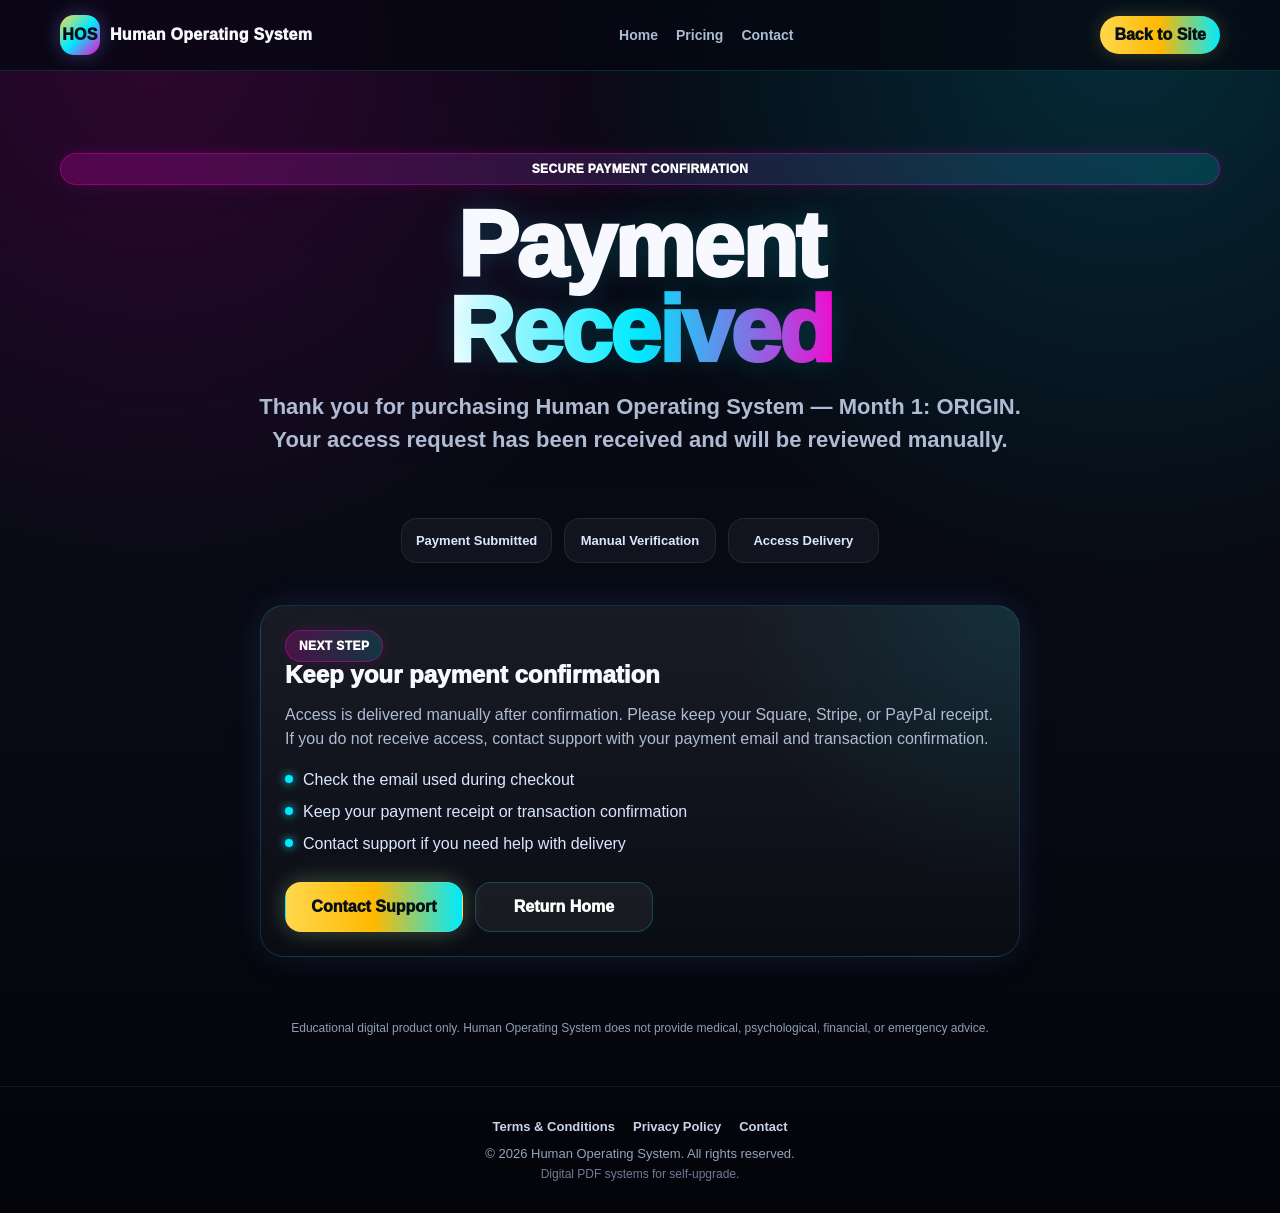
<file: payment-confirmed.html>
<!DOCTYPE html>
<html lang="en">
<head>
  <meta charset="UTF-8" />
  <meta name="viewport" content="width=device-width, initial-scale=1.0" />

  <title>Payment Confirmed — Human Operating System</title>
  <meta name="description" content="Your Human Operating System payment has been received. Access is delivered manually after confirmation." />

  <link rel="stylesheet" href="/styles.css?v=11" >
</head>

<body>
  <nav class="nav">
    <div class="wrap nav-inner">
      <a href="/" class="brand"><span class="logo">HOS</span><span>Human Operating System</span></a>
      <div class="nav-links">
        <a href="/">Home</a>
        <a href="/#pricing">Pricing</a>
        <a href="mailto:humanosystem@proton.me">Contact</a>
      </div>
      <a href="/" class="nav-cta">Back to Site</a>
    </div>
  </nav>

  <main>
    <section class="hero wrap" style="min-height: 72vh; display: flex; flex-direction: column; justify-content: center;">
      <div class="badge">SECURE PAYMENT CONFIRMATION</div>

      <h1>Payment <span>Received</span></h1>

      <p class="hero-sub">
        Thank you for purchasing Human Operating System — Month 1: ORIGIN.
        Your access request has been received and will be reviewed manually.
      </p>

      <div class="trust-row">
        <div>Payment Submitted</div>
        <div>Manual Verification</div>
        <div>Access Delivery</div>
      </div>

      <div class="panel glow-panel" style="max-width: 760px; margin: 42px auto 0; text-align: left;">
        <span class="mini-label">NEXT STEP</span>
        <h3>Keep your payment confirmation</h3>
        <p>
          Access is delivered manually after confirmation. Please keep your Square, Stripe, or PayPal receipt.
          If you do not receive access, contact support with your payment email and transaction confirmation.
        </p>

        <ul class="check-list">
          <li>Check the email used during checkout</li>
          <li>Keep your payment receipt or transaction confirmation</li>
          <li>Contact support if you need help with delivery</li>
        </ul>

        <div class="hero-actions" style="justify-content: flex-start; margin-top: 28px;">
          <a href="mailto:humanosystem@proton.me" class="btn btn-gold">Contact Support</a>
          <a href="/" class="btn btn-dark">Return Home</a>
        </div>
      </div>

      <div class="disclaimer" style="margin-top: 42px;">
        Educational digital product only. Human Operating System does not provide medical, psychological, financial, or emergency advice.
      </div>
    </section>
  </main>

  <footer class="footer-pro">
    <div class="wrap footer-legal">
      <div class="footer-links">
        <a href="/terms.html">Terms & Conditions</a>
        <a href="/privacy.html">Privacy Policy</a>
        <a href="mailto:humanosystem@proton.me">Contact</a>
      </div>
      <div class="footer-copy">© 2026 Human Operating System. All rights reserved.</div>
      <div class="footer-note">Digital PDF systems for self-upgrade.</div>
    </div>
  </footer>
</body>
</html>
</file>
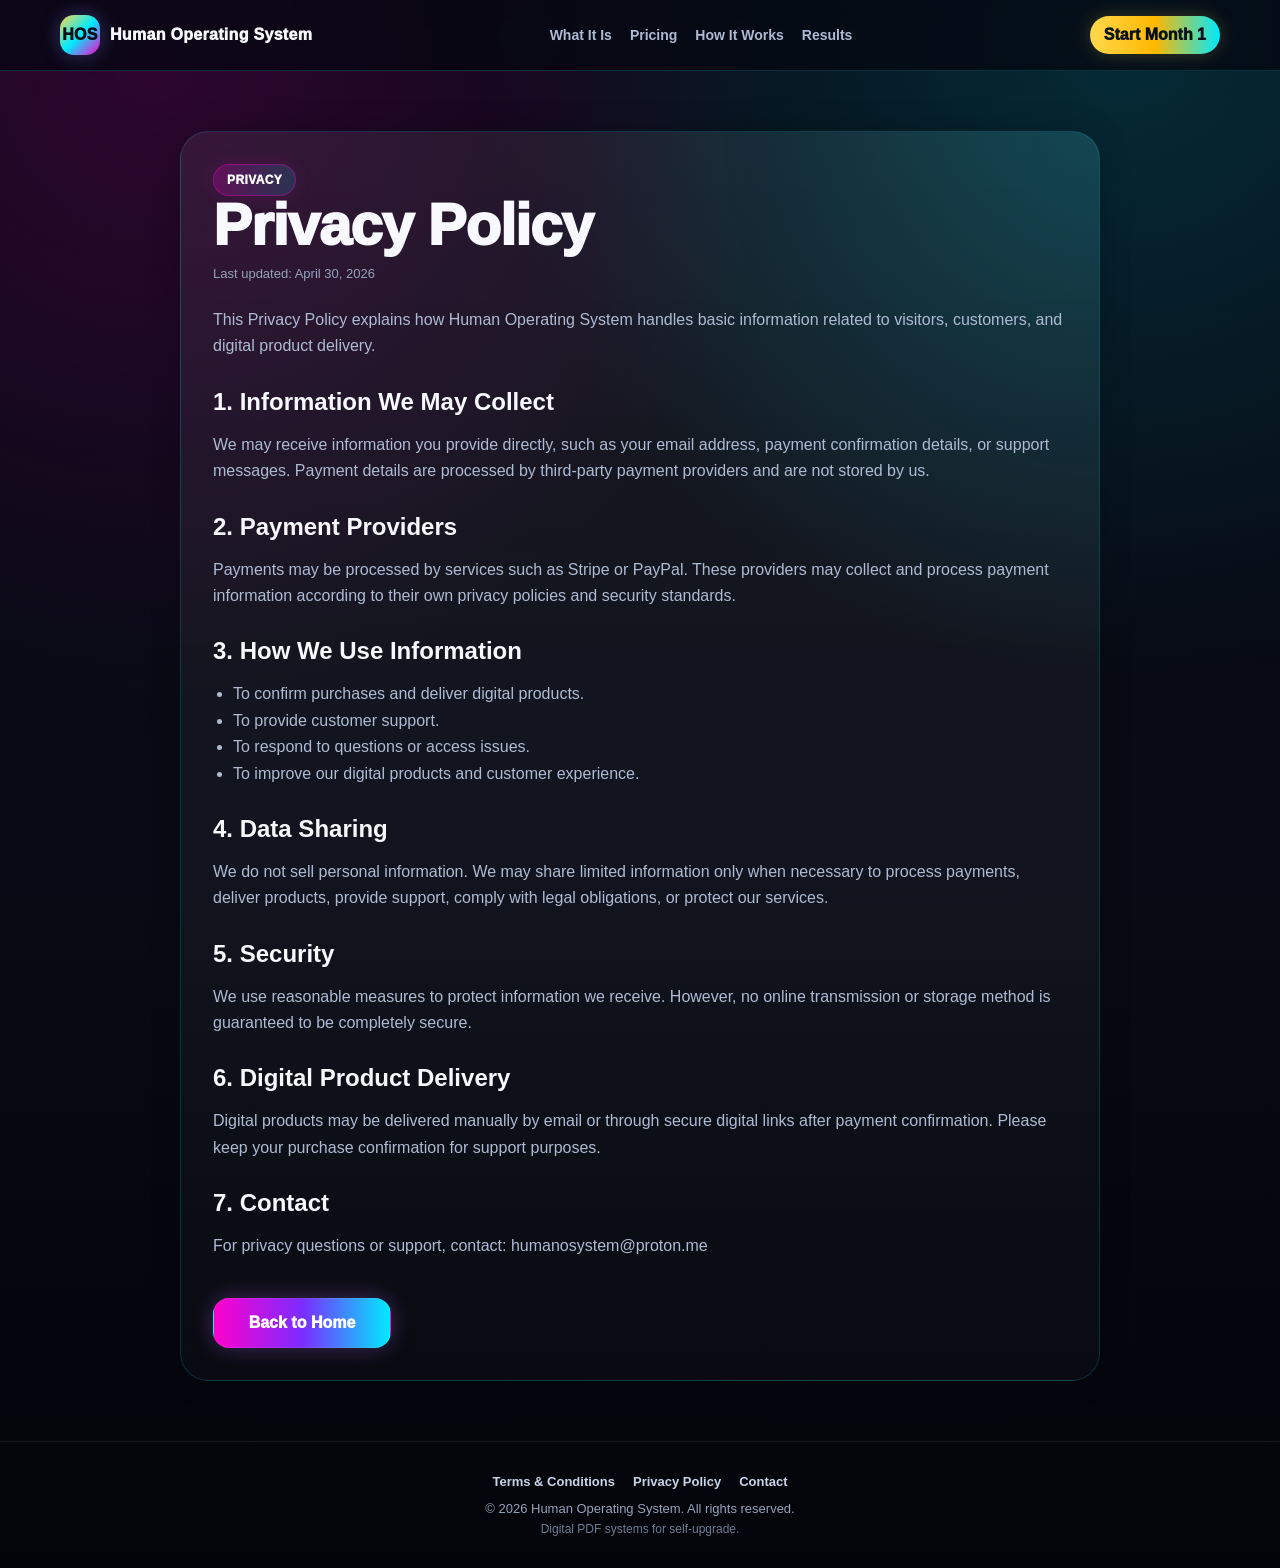
<file: privacy.html>
<!DOCTYPE html>
<html lang="en">
<head>
  <meta charset="UTF-8" />
  <meta name="viewport" content="width=device-width, initial-scale=1.0" />
  <link rel="stylesheet" href="/styles.css?v=11" />
  <title>Privacy Policy — Human Operating System</title>
  <meta name="description" content="Privacy policy for Human Operating System digital PDF products." />
</head>
<body>
  <nav class="nav">
    <div class="wrap nav-inner">
      <a href="/" class="brand"><span class="logo">HOS</span><span>Human Operating System</span></a>
      <div class="nav-links"><a href="/#what">What It Is</a><a href="/#pricing">Pricing</a><a href="/#how">How It Works</a><a href="/#results">Results</a></div>
      <a href="/#pricing" class="nav-cta">Start Month 1</a>
    </div>
  </nav>

  <main class="wrap legal-page">
    <section class="legal-card">
      <div class="badge">PRIVACY</div>
      <h1>Privacy Policy</h1>
      <div class="legal-meta">Last updated: April 30, 2026</div>

      <p>This Privacy Policy explains how Human Operating System handles basic information related to visitors, customers, and digital product delivery.</p>

      <h2>1. Information We May Collect</h2>
      <p>We may receive information you provide directly, such as your email address, payment confirmation details, or support messages. Payment details are processed by third-party payment providers and are not stored by us.</p>

      <h2>2. Payment Providers</h2>
      <p>Payments may be processed by services such as Stripe or PayPal. These providers may collect and process payment information according to their own privacy policies and security standards.</p>

      <h2>3. How We Use Information</h2>
      <ul>
        <li>To confirm purchases and deliver digital products.</li>
        <li>To provide customer support.</li>
        <li>To respond to questions or access issues.</li>
        <li>To improve our digital products and customer experience.</li>
      </ul>

      <h2>4. Data Sharing</h2>
      <p>We do not sell personal information. We may share limited information only when necessary to process payments, deliver products, provide support, comply with legal obligations, or protect our services.</p>

      <h2>5. Security</h2>
      <p>We use reasonable measures to protect information we receive. However, no online transmission or storage method is guaranteed to be completely secure.</p>

      <h2>6. Digital Product Delivery</h2>
      <p>Digital products may be delivered manually by email or through secure digital links after payment confirmation. Please keep your purchase confirmation for support purposes.</p>

      <h2>7. Contact</h2>
      <p>For privacy questions or support, contact: <a href="mailto:humanosystem@proton.me">humanosystem@proton.me</a></p>

      <a class="btn btn-cyber legal-back" href="/">Back to Home</a>
    </section>
  </main>

  <footer class="footer-pro">
    <div class="wrap footer-legal">
      <div class="footer-links">
        <a href="/terms.html">Terms & Conditions</a>
        <a href="/privacy.html">Privacy Policy</a>
        <a href="mailto:humanosystem@proton.me">Contact</a>
      </div>
      <div class="footer-copy">© 2026 Human Operating System. All rights reserved.</div>
      <div class="footer-note">Digital PDF systems for self-upgrade.</div>
    </div>
  </footer>
</body>
</html>
</file>
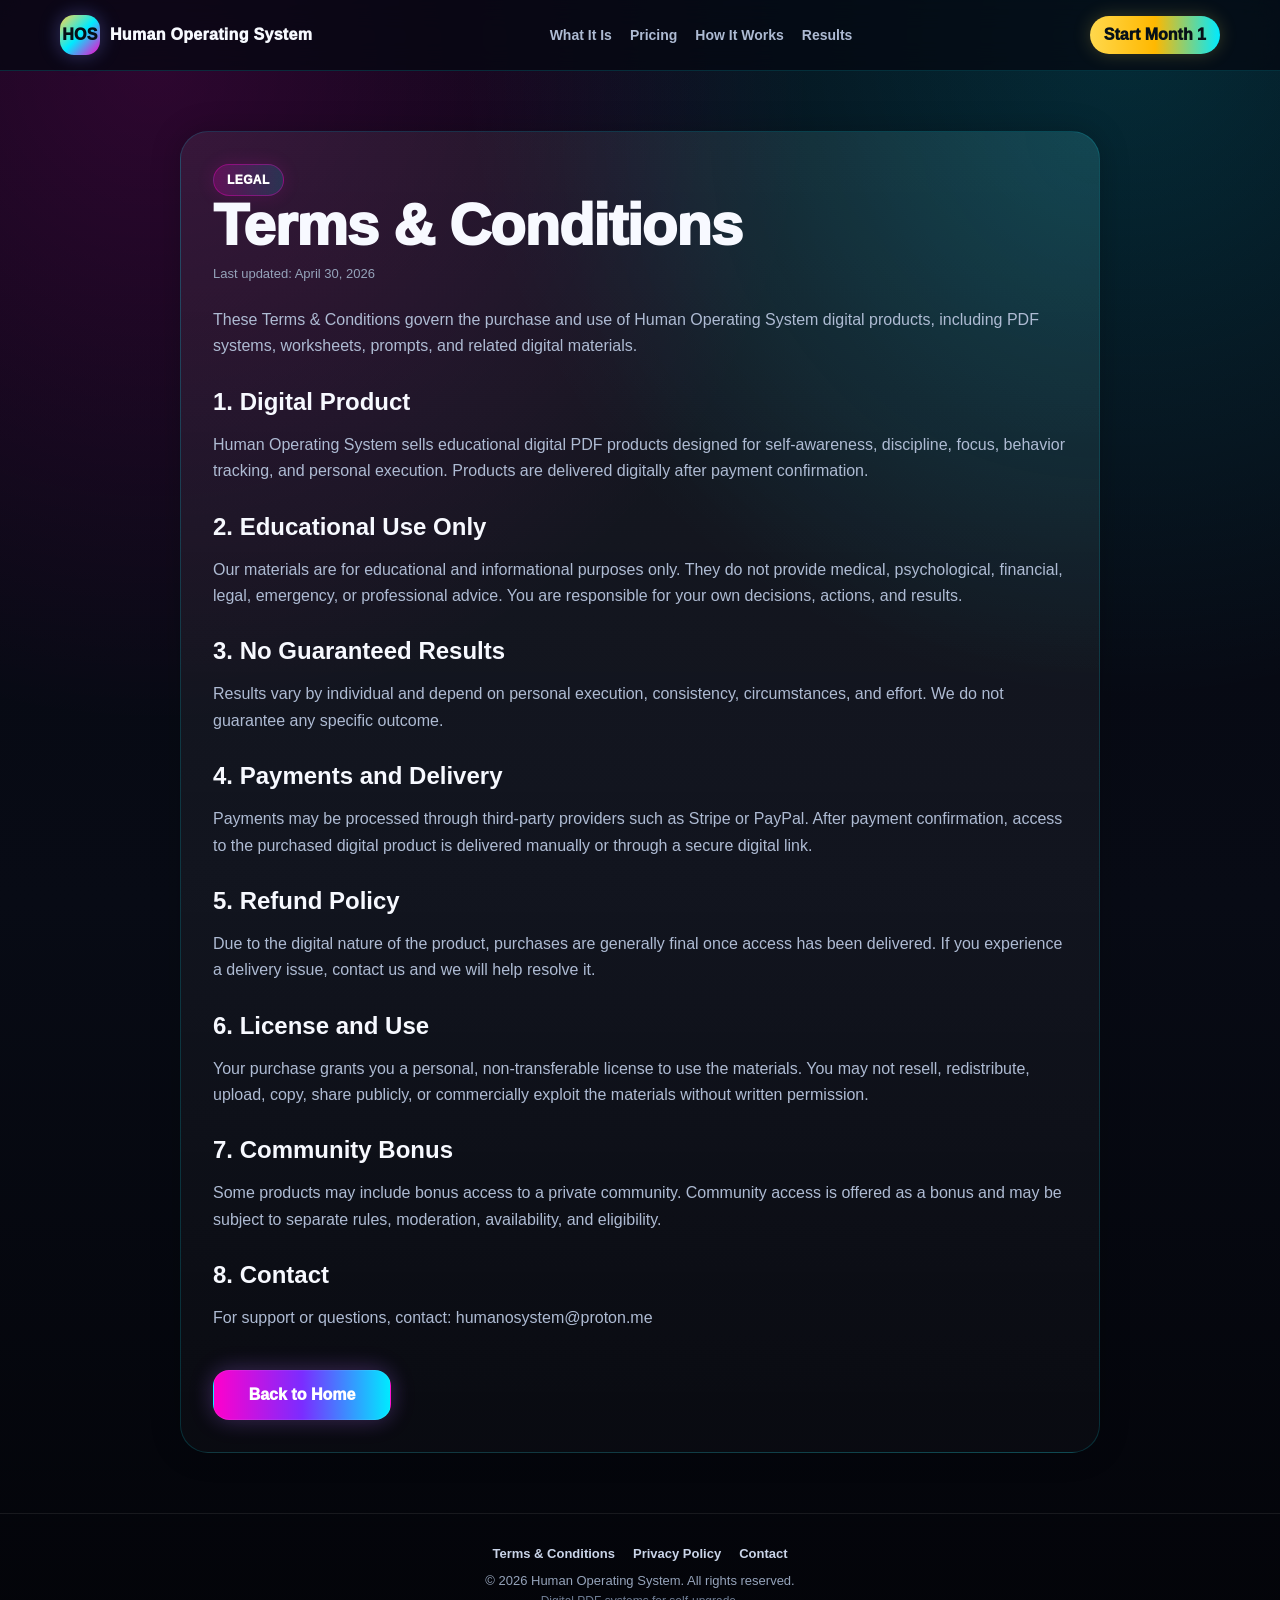
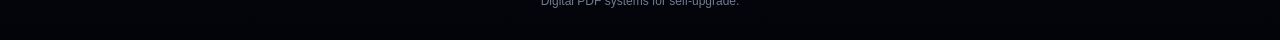
<file: terms.html>
<!DOCTYPE html>
<html lang="en">
<head>
  <meta charset="UTF-8" />
  <meta name="viewport" content="width=device-width, initial-scale=1.0" />
  <link rel="stylesheet" href="/styles.css?v=11" />
  <title>Terms & Conditions — Human Operating System</title>
  <meta name="description" content="Terms and conditions for Human Operating System digital PDF products." />
</head>
<body>
  <nav class="nav">
    <div class="wrap nav-inner">
      <a href="/" class="brand"><span class="logo">HOS</span><span>Human Operating System</span></a>
      <div class="nav-links"><a href="/#what">What It Is</a><a href="/#pricing">Pricing</a><a href="/#how">How It Works</a><a href="/#results">Results</a></div>
      <a href="/#pricing" class="nav-cta">Start Month 1</a>
    </div>
  </nav>

  <main class="wrap legal-page">
    <section class="legal-card">
      <div class="badge">LEGAL</div>
      <h1>Terms & Conditions</h1>
      <div class="legal-meta">Last updated: April 30, 2026</div>

      <p>These Terms & Conditions govern the purchase and use of Human Operating System digital products, including PDF systems, worksheets, prompts, and related digital materials.</p>

      <h2>1. Digital Product</h2>
      <p>Human Operating System sells educational digital PDF products designed for self-awareness, discipline, focus, behavior tracking, and personal execution. Products are delivered digitally after payment confirmation.</p>

      <h2>2. Educational Use Only</h2>
      <p>Our materials are for educational and informational purposes only. They do not provide medical, psychological, financial, legal, emergency, or professional advice. You are responsible for your own decisions, actions, and results.</p>

      <h2>3. No Guaranteed Results</h2>
      <p>Results vary by individual and depend on personal execution, consistency, circumstances, and effort. We do not guarantee any specific outcome.</p>

      <h2>4. Payments and Delivery</h2>
      <p>Payments may be processed through third-party providers such as Stripe or PayPal. After payment confirmation, access to the purchased digital product is delivered manually or through a secure digital link.</p>

      <h2>5. Refund Policy</h2>
      <p>Due to the digital nature of the product, purchases are generally final once access has been delivered. If you experience a delivery issue, contact us and we will help resolve it.</p>

      <h2>6. License and Use</h2>
      <p>Your purchase grants you a personal, non-transferable license to use the materials. You may not resell, redistribute, upload, copy, share publicly, or commercially exploit the materials without written permission.</p>

      <h2>7. Community Bonus</h2>
      <p>Some products may include bonus access to a private community. Community access is offered as a bonus and may be subject to separate rules, moderation, availability, and eligibility.</p>

      <h2>8. Contact</h2>
      <p>For support or questions, contact: <a href="mailto:humanosystem@proton.me">humanosystem@proton.me</a></p>

      <a class="btn btn-cyber legal-back" href="/">Back to Home</a>
    </section>
  </main>

  <footer class="footer-pro">
    <div class="wrap footer-legal">
      <div class="footer-links">
        <a href="/terms.html">Terms & Conditions</a>
        <a href="/privacy.html">Privacy Policy</a>
        <a href="mailto:humanosystem@proton.me">Contact</a>
      </div>
      <div class="footer-copy">© 2026 Human Operating System. All rights reserved.</div>
      <div class="footer-note">Digital PDF systems for self-upgrade.</div>
    </div>
  </footer>
</body>
</html>
</file>
<file: styles.css>
:root{--bg:#050711;--panel:#0d1220;--text:#f7f9ff;--muted:#aebbd3;--cyan:#00eaff;--pink:#ff00cc;--violet:#7b2cff;--gold:#ffd84d}*{box-sizing:border-box}html{scroll-behavior:smooth}body{margin:0;font-family:Inter,Arial,sans-serif;color:var(--text);background:radial-gradient(circle at 12% 4%,rgba(255,0,204,.16),transparent 34%),radial-gradient(circle at 88% 2%,rgba(0,234,255,.16),transparent 34%),linear-gradient(180deg,#050711,#080b15 55%,#030409);min-height:100vh}a{text-decoration:none;color:inherit}.wrap{width:min(1160px,92%);margin:0 auto}.nav{position:sticky;top:0;z-index:50;border-bottom:1px solid rgba(0,234,255,.16);background:rgba(5,7,17,.75);backdrop-filter:blur(14px)}.nav-inner{display:flex;align-items:center;justify-content:space-between;padding:15px 0;gap:16px}.brand{display:flex;align-items:center;gap:10px;font-weight:1000;letter-spacing:.3px}.logo{width:40px;height:40px;border-radius:14px;display:grid;place-items:center;color:#061018;font-weight:1000;background:linear-gradient(135deg,var(--gold),var(--cyan),var(--pink));box-shadow:0 0 22px rgba(0,234,255,.22),0 0 18px rgba(255,0,204,.18)}.nav-links{display:flex;gap:18px;font-size:14px;color:var(--muted);font-weight:850}.nav-links a:hover{color:var(--cyan)}.nav-cta{padding:10px 14px;border-radius:999px;color:#061018;font-weight:1000;background:linear-gradient(90deg,var(--gold),#ffb800,var(--cyan));box-shadow:0 0 18px rgba(255,216,77,.22)}.hero{padding:82px 0 48px;text-align:center}.badge,.plan-label,.mini-label{display:inline-flex;align-items:center;justify-content:center;padding:8px 13px;border-radius:999px;color:#fff;font-size:12px;font-weight:1000;letter-spacing:.4px;border:1px solid rgba(255,0,204,.34);background:linear-gradient(90deg,rgba(255,0,204,.22),rgba(0,234,255,.14));box-shadow:0 0 18px rgba(255,0,204,.13)}.hero h1{margin:18px auto 18px;max-width:1000px;font-size:clamp(46px,8vw,92px);line-height:.92;font-weight:1000;letter-spacing:-2.5px;text-shadow:0 0 28px rgba(0,234,255,.16)}.hero h1 span{display:block;background:linear-gradient(90deg,#fff,var(--cyan),var(--pink));-webkit-background-clip:text;background-clip:text;color:transparent}.hero-sub{max-width:780px;margin:0 auto 28px;font-size:clamp(17px,2vw,22px);line-height:1.5;color:var(--muted);font-weight:650}.hero-actions{display:flex;align-items:center;justify-content:center;gap:12px;flex-wrap:wrap}.btn{display:inline-flex;align-items:center;justify-content:center;min-width:178px;padding:15px 20px;border-radius:16px;font-weight:1000;transition:.2s ease;border:1px solid rgba(255,255,255,.08)}.btn:hover{transform:translateY(-2px) scale(1.02);filter:brightness(1.12)}.btn-gold{color:#061018;background:linear-gradient(90deg,var(--gold),#ffb800,var(--cyan));box-shadow:0 0 24px rgba(255,216,77,.22),0 0 22px rgba(0,234,255,.14)}.btn-cyber{color:#fff;background:linear-gradient(90deg,var(--pink),var(--violet),var(--cyan));box-shadow:0 0 24px rgba(255,0,204,.22),0 0 22px rgba(0,234,255,.16)}.btn-dark{color:#fff;background:rgba(255,255,255,.055);border:1px solid rgba(0,234,255,.22)}.trust-row{max-width:760px;margin:34px auto 0;display:grid;grid-template-columns:repeat(3,1fr);gap:12px}.trust-row div{border:1px solid rgba(255,255,255,.08);background:rgba(255,255,255,.045);border-radius:16px;padding:14px;font-size:13px;font-weight:900;color:#dce7ff}.section{padding:54px 0}.section-head{text-align:center;margin-bottom:28px}.section-head.left{text-align:left}.section-head h2{margin:0 0 10px;font-size:clamp(30px,4vw,52px);line-height:1;font-weight:1000}.section-head p{margin:0 auto;max-width:720px;color:var(--muted);line-height:1.55}.grid-3{display:grid;grid-template-columns:repeat(3,1fr);gap:18px}.info-card,.price-card,.panel{border-radius:24px;padding:24px;background:radial-gradient(circle at top right,rgba(0,234,255,.10),transparent 34%),linear-gradient(180deg,rgba(255,255,255,.065),rgba(255,255,255,.025));border:1px solid rgba(0,234,255,.16);box-shadow:0 0 30px rgba(0,0,0,.22)}.info-card .num{display:inline-block;font-size:13px;font-weight:1000;color:var(--cyan);margin-bottom:18px}.info-card h3,.panel h3,.price-card h3{margin:0 0 12px;font-size:24px;line-height:1.05;font-weight:1000}.info-card p,.panel p,.price-desc{color:var(--muted);line-height:1.5}.split{display:grid;grid-template-columns:1.05fr .95fr;gap:28px;align-items:center}.glow-panel{box-shadow:0 0 40px rgba(0,234,255,.08),0 0 34px rgba(255,0,204,.07)}.check-list{list-style:none;padding:0;margin:18px 0 0;display:grid;gap:10px}.check-list li{color:#dce7ff;display:flex;gap:10px;line-height:1.35}.check-list li:before{content:'';width:8px;height:8px;border-radius:50%;margin-top:6px;background:var(--cyan);box-shadow:0 0 10px var(--cyan);flex:0 0 8px}.pricing-grid{display:grid;grid-template-columns:repeat(2,1fr);gap:22px;max-width:920px;margin:0 auto}.price-card{position:relative;overflow:hidden}.price-card.premium{border-color:rgba(255,216,77,.58);box-shadow:0 0 30px rgba(255,216,77,.13),0 0 36px rgba(255,0,204,.10)}.price{margin:12px 0 10px;color:var(--gold);font-size:48px;font-weight:1000;text-shadow:0 0 16px rgba(255,216,77,.18)}.compact{margin-bottom:20px}.pay-buttons{display:grid;gap:10px;margin-top:20px}.pay-buttons .btn{width:100%}.small-note{text-align:center;color:#97a6bd;font-size:13px;margin-top:18px}.steps{max-width:820px;margin:0 auto;display:grid;gap:14px}.step{display:flex;gap:16px;padding:16px;border-radius:20px;background:rgba(255,255,255,.045);border:1px solid rgba(255,255,255,.08)}.step span{width:34px;height:34px;border-radius:12px;display:grid;place-items:center;flex:0 0 34px;color:#061018;font-weight:1000;background:linear-gradient(135deg,var(--gold),var(--cyan),var(--pink))}.step strong{display:block;margin-bottom:4px}.step p{margin:0;color:var(--muted);line-height:1.45}.final-cta{text-align:center;border-radius:28px;padding:36px 20px;background:radial-gradient(circle at top left,rgba(255,0,204,.14),transparent 32%),radial-gradient(circle at top right,rgba(0,234,255,.14),transparent 32%),rgba(255,255,255,.045);border:1px solid rgba(0,234,255,.16)}.final-cta h2{max-width:820px;margin:16px auto 10px;font-size:clamp(30px,4vw,54px);line-height:1;font-weight:1000}.final-cta p{color:var(--muted);margin:0 auto 22px;max-width:680px}.disclaimer{margin-top:28px;padding-top:20px;color:#8f9db5;font-size:12px;line-height:1.55;text-align:center}footer{border-top:1px solid rgba(255,255,255,.08);padding:30px 0;color:#8290a7}.footer-inner{display:flex;justify-content:space-between;gap:12px;font-size:13px}@media(max-width:900px){.grid-3,.pricing-grid,.split{grid-template-columns:1fr}.section-head.left{text-align:center}}@media(max-width:620px){.nav-links{display:none}.brand span:last-child{font-size:14px}.hero{padding-top:58px}.trust-row{grid-template-columns:1fr}.footer-inner{flex-direction:column;text-align:center}.btn{width:100%}} 


/* ===== HumanOS PRO additions: testimonials + legal footer ===== */

.test-grid-pro{
  display:grid;
  grid-template-columns:repeat(3,1fr);
  gap:22px;
  max-width:980px;
  margin:0 auto;
}

.test-card-pro{
  position:relative;
  overflow:hidden;
  border-radius:24px;
  padding:18px;
  text-align:left;
  background:
    radial-gradient(circle at top left, rgba(255,216,77,.10), transparent 30%),
    radial-gradient(circle at top right, rgba(0,234,255,.14), transparent 34%),
    linear-gradient(180deg,rgba(255,255,255,.075),rgba(255,255,255,.028));
  border:1px solid rgba(0,234,255,.18);
  box-shadow:0 0 28px rgba(0,234,255,.08),0 0 34px rgba(255,0,204,.07);
  transition:.25s ease;
}

.test-card-pro:hover{
  transform:translateY(-5px);
  box-shadow:0 0 34px rgba(0,234,255,.18),0 0 40px rgba(255,0,204,.12);
}

.test-card-pro img{
  width:100%;
  aspect-ratio:1 / 1;
  object-fit:cover;
  border-radius:18px;
  margin-bottom:16px;
  border:1px solid rgba(255,255,255,.08);
  filter:saturate(1.08) brightness(1.05);
}

.quote-mark{
  position:absolute;
  top:12px;
  left:20px;
  font-size:72px;
  line-height:1;
  font-weight:1000;
  color:rgba(255,216,77,.92);
  text-shadow:0 0 18px rgba(255,216,77,.34);
  pointer-events:none;
}

.test-card-pro p{
  margin:0 0 14px;
  color:#eef5ff;
  line-height:1.48;
  font-size:15px;
  font-weight:700;
}

.test-card-pro strong{
  color:var(--cyan);
  font-size:13px;
  font-weight:1000;
}

.footer-pro{
  border-top:1px solid rgba(255,255,255,.08);
  padding:32px 0;
  color:#8290a7;
  text-align:center;
}

.footer-links{
  display:flex;
  justify-content:center;
  gap:18px;
  flex-wrap:wrap;
  margin-bottom:12px;
}

.footer-links a{
  color:#c9d4e8;
  font-size:13px;
  font-weight:800;
}

.footer-links a:hover{
  color:var(--cyan);
}

.footer-copy{
  font-size:13px;
  color:#95a3ba;
}

.footer-note{
  margin-top:6px;
  font-size:12px;
  color:#6f7d94;
}

@media(max-width:900px){
  .test-grid-pro{
    grid-template-columns:1fr;
    max-width:360px;
  }
}




/* ===== HumanOS Checkout PRO ===== */

.checkout-toast{
  position:fixed;
  left:50%;
  bottom:22px;
  transform:translateX(-50%) translateY(18px);
  opacity:0;
  z-index:99999;
  max-width:min(92vw,520px);
  padding:14px 18px;
  border-radius:16px;
  color:#061018;
  font-weight:1000;
  text-align:center;
  background:linear-gradient(90deg,var(--gold),#ffb800,var(--cyan));
  box-shadow:0 0 24px rgba(255,216,77,.24),0 0 24px rgba(0,234,255,.18);
  transition:.25s ease;
}

.checkout-toast.show{
  opacity:1;
  transform:translateX(-50%) translateY(0);
}

.checkout-loader{
  position:fixed;
  inset:0;
  z-index:99998;
  display:flex;
  align-items:center;
  justify-content:center;
  padding:20px;
  background:rgba(3,4,9,.86);
  backdrop-filter:blur(12px);
}

.checkout-loader-box{
  width:min(92vw,460px);
  padding:26px 22px;
  border-radius:24px;
  text-align:center;
  border:1px solid rgba(0,234,255,.24);
  background:
    radial-gradient(circle at top left,rgba(255,0,204,.18),transparent 36%),
    radial-gradient(circle at top right,rgba(0,234,255,.18),transparent 36%),
    linear-gradient(180deg,rgba(255,255,255,.08),rgba(255,255,255,.03));
  box-shadow:0 0 34px rgba(0,234,255,.14),0 0 38px rgba(255,0,204,.1);
}

.checkout-loader-title{
  font-size:20px;
  font-weight:1000;
  color:#fff;
  margin-bottom:8px;
}

.checkout-loader-sub{
  color:var(--muted);
  font-size:14px;
  font-weight:800;
}

.legal-page{
  padding:60px 0;
}

.legal-card{
  max-width:920px;
  margin:0 auto;
  border-radius:28px;
  padding:32px;
  background:
    radial-gradient(circle at top right,rgba(0,234,255,.10),transparent 34%),
    linear-gradient(180deg,rgba(255,255,255,.065),rgba(255,255,255,.025));
  border:1px solid rgba(0,234,255,.16);
  box-shadow:0 0 30px rgba(0,0,0,.22);
}

.legal-card h1{
  margin:0 0 12px;
  font-size:clamp(34px,5vw,58px);
  line-height:1;
  font-weight:1000;
  letter-spacing:-1px;
}

.legal-card h2{
  margin:28px 0 10px;
  font-size:24px;
}

.legal-card p,
.legal-card li{
  color:var(--muted);
  line-height:1.65;
}

.legal-card ul{
  padding-left:20px;
}

.legal-meta{
  color:#95a3ba;
  font-size:13px;
  margin-bottom:26px;
}

.legal-back{
  display:inline-flex;
  margin-top:22px;
}
</file>
